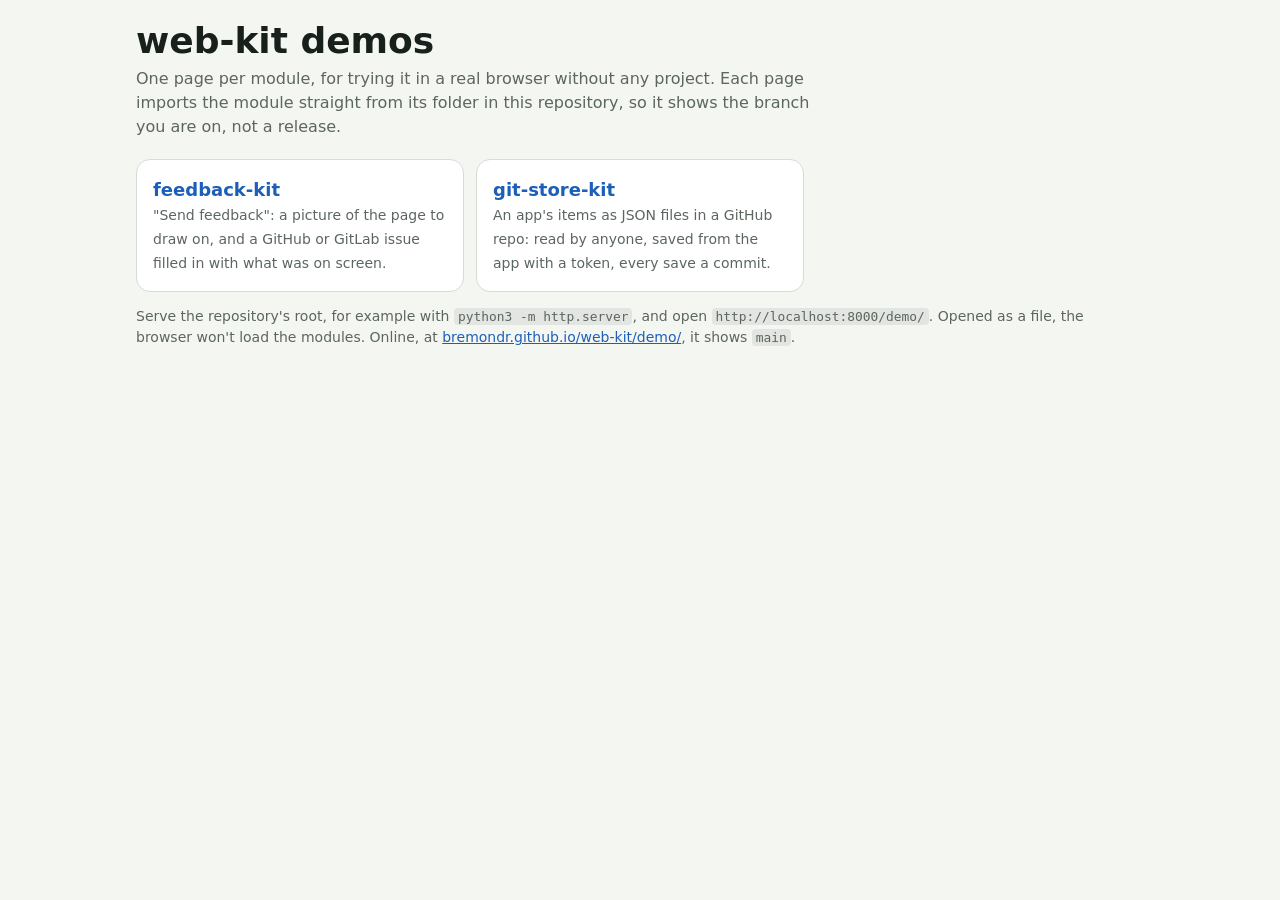
<file: index.html>
<!doctype html>
<html lang="en">
<head>
<meta charset="utf-8">
<meta name="viewport" content="width=device-width, initial-scale=1">
<title>web-kit</title>
<!-- GitHub Pages serves the repository's root; the site is the demo. -->
<meta http-equiv="refresh" content="0; url=demo/">
<link rel="canonical" href="demo/">
</head>
<body>
<p><a href="demo/">web-kit demos</a></p>
</body>
</html>
</file>
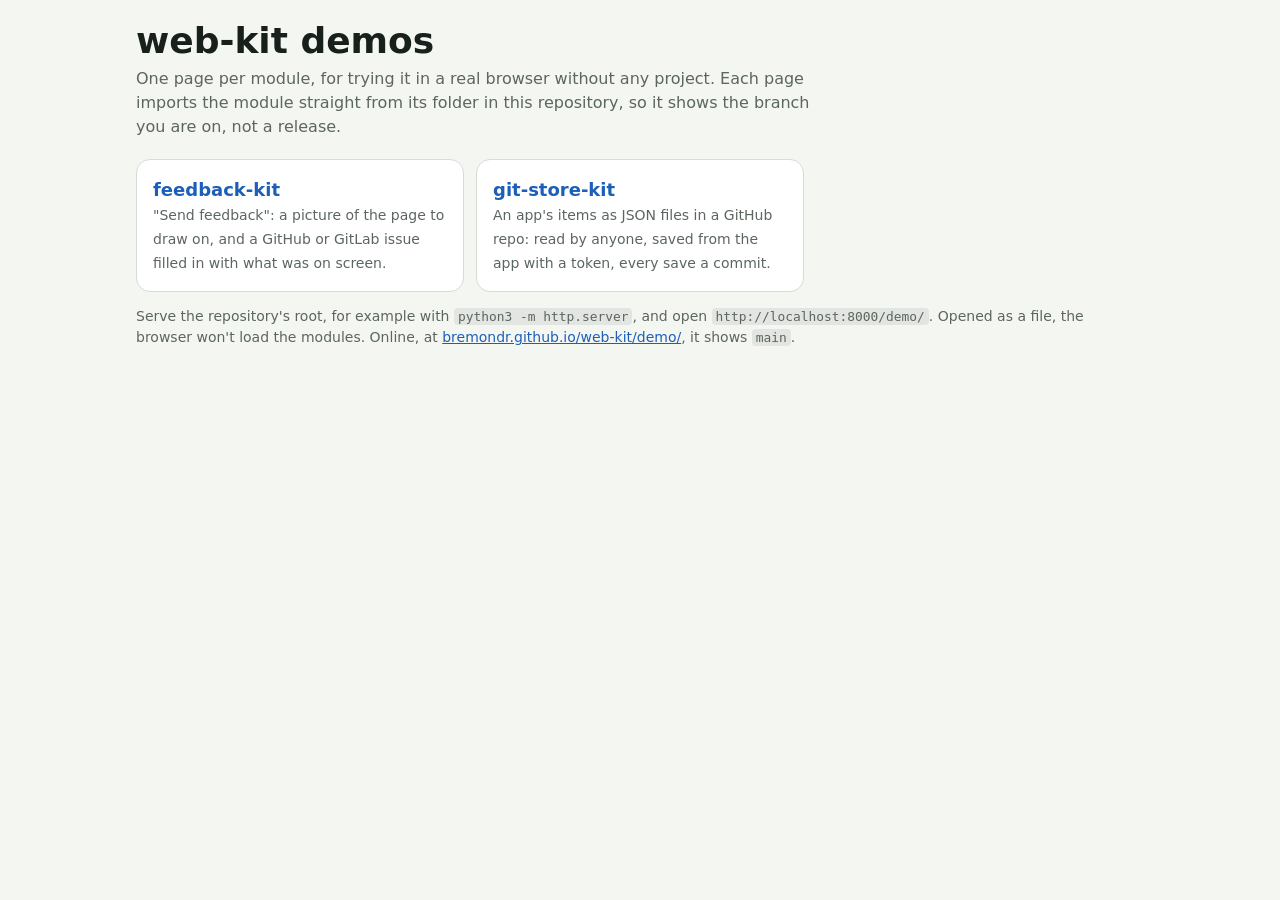
<file: demo/index.html>
<!doctype html>
<html lang="en">
<head>
<meta charset="utf-8">
<meta name="viewport" content="width=device-width, initial-scale=1, viewport-fit=cover">
<title>web-kit demos</title>
<link rel="stylesheet" href="demo.css">
</head>
<body>
<main class="page">
  <h1>web-kit demos</h1>
  <p class="lead">One page per module, for trying it in a real browser without any project. Each page imports the
    module straight from its folder in this repository, so it shows the branch you are on, not a release.</p>
  <ul class="modules">
    <li><a class="card" href="feedback-kit.html">
      <strong>feedback-kit</strong>
      <span class="muted small">"Send feedback": a picture of the page to draw on, and a GitHub or GitLab issue filled in with what was on screen.</span>
    </a></li>
    <li><a class="card" href="git-store-kit.html">
      <strong>git-store-kit</strong>
      <span class="muted small">An app's items as JSON files in a GitHub repo: read by anyone, saved from the app with a token, every save a commit.</span>
    </a></li>
  </ul>
  <p class="muted small">Serve the repository's root, for example with <code>python3 -m http.server</code>, and open
    <code>http://localhost:8000/demo/</code>. Opened as a file, the browser won't load the modules.
    Online, at <a href="https://bremondr.github.io/web-kit/demo/">bremondr.github.io/web-kit/demo/</a>, it shows <code>main</code>.</p>
</main>
</body>
</html>
</file>
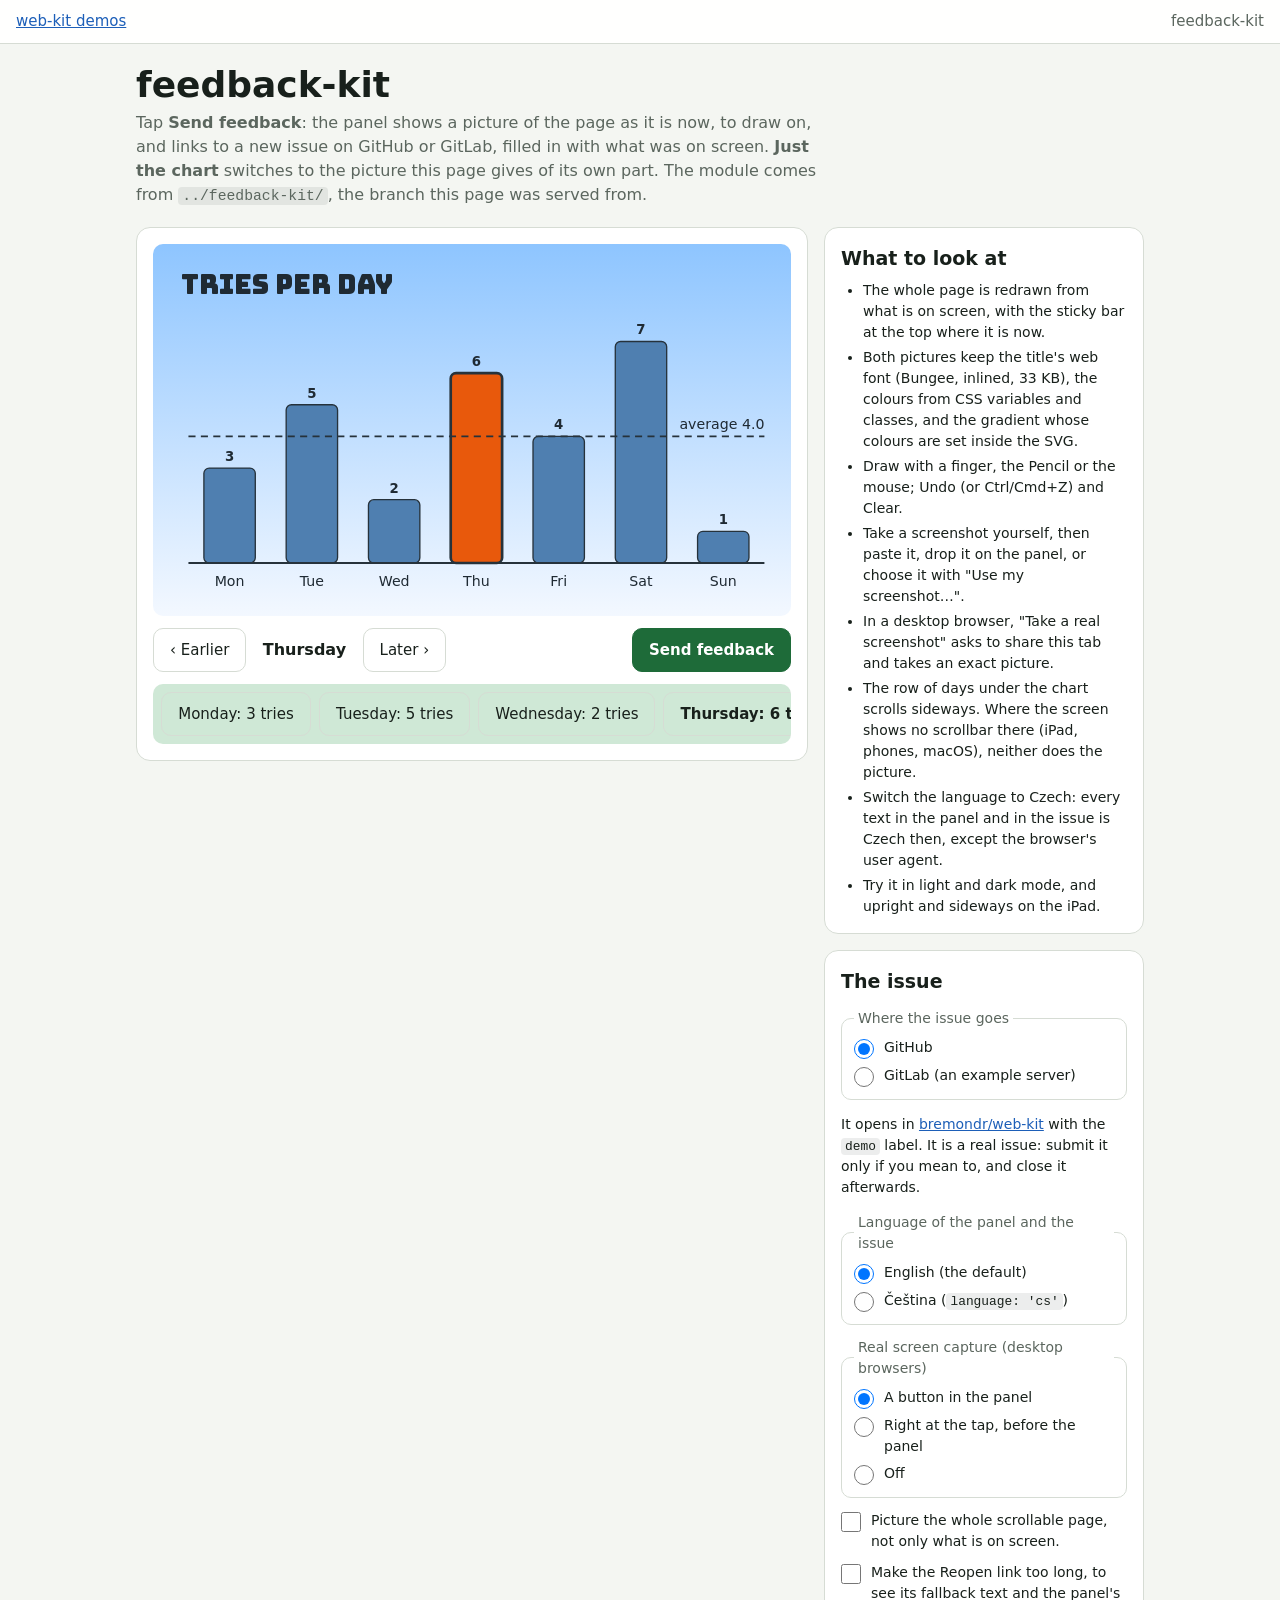
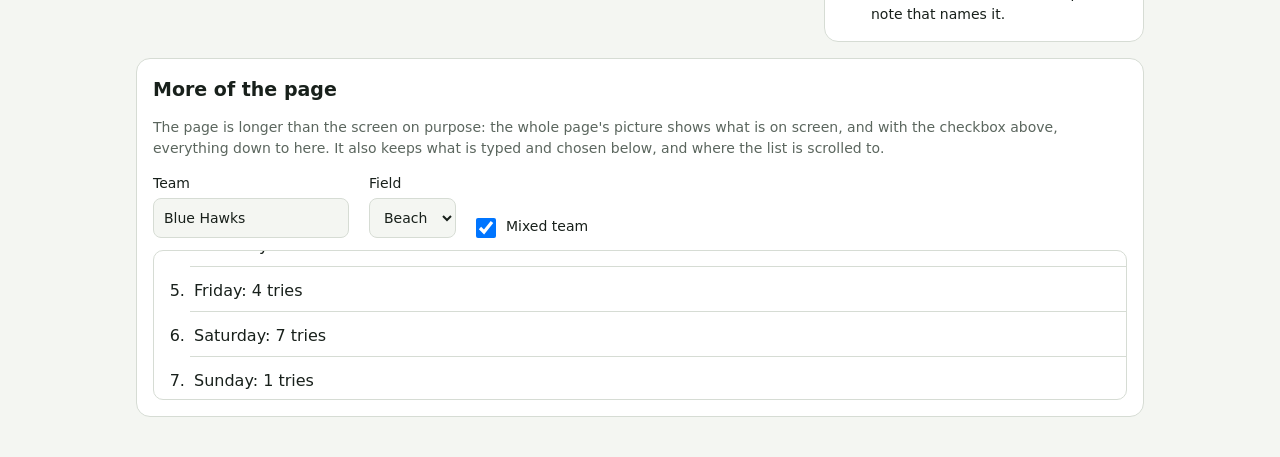
<file: demo/feedback-kit.html>
<!doctype html>
<html lang="en">
<head>
<meta charset="utf-8">
<meta name="viewport" content="width=device-width, initial-scale=1, viewport-fit=cover">
<title>feedback-kit demo</title>
<link rel="stylesheet" href="demo.css">
<link rel="stylesheet" href="fonts/bungee.css">
<link rel="stylesheet" href="../feedback-kit/feedback-kit.css">
<style>
  /* The chart's colours are CSS variables, and its parts are styled through classes: svgPicture has to keep both. */
  :root{
    --demo-display:'Bungee',system-ui,sans-serif;
    --demo-sky-top:#8ec5ff; --demo-sky-bottom:#f3f8ff;
    --demo-chart-ink:#1f2a33; --demo-chart-bar:#4f7fb0; --demo-chart-pick:#e8590c; --demo-chart-line:#26323b;
    /* the panel, themed with its --fk-* properties */
    --fk-surface:var(--demo-surface); --fk-ink:var(--demo-ink); --fk-muted:var(--demo-muted); --fk-rule:var(--demo-rule);
    --fk-accent:var(--demo-accent); --fk-on-accent:var(--demo-on-accent); --fk-stage:var(--demo-bg);
    --fk-font:var(--demo-font); --fk-display:var(--demo-display);
  }
  @media (prefers-color-scheme: dark){
    :root{
      --demo-sky-top:#0b1f3a; --demo-sky-bottom:#24476e;
      --demo-chart-ink:#eef3f8; --demo-chart-bar:#7aa7d6; --demo-chart-pick:#ffb347; --demo-chart-line:#d7e2ec;
    }
  }
  .chart{display:block;width:100%;height:auto;aspect-ratio:720/420;border-radius:10px}
  .chart .chart-title{font-family:var(--demo-display);font-size:30px;fill:var(--demo-chart-ink)}
  .chart .axis{font-family:var(--demo-font);font-size:16px;fill:var(--demo-chart-ink)}
  .chart .value{font-family:var(--demo-font);font-size:15px;font-weight:700;fill:var(--demo-chart-ink);text-anchor:middle}
  .chart .day{text-anchor:middle}
  .chart .bar{fill:var(--demo-chart-bar);stroke:var(--demo-chart-line);stroke-width:1.5px}
  .chart .bar.is-picked{fill:var(--demo-chart-pick);stroke-width:3px}
  .chart .avg{stroke:var(--demo-chart-line);stroke-width:2px;stroke-dasharray:8 6;fill:none}
  .chart .ground{stroke:var(--demo-chart-line);stroke-width:2px}
  .controls{display:flex;flex-wrap:wrap;align-items:center;gap:8px;margin-top:12px}
  .controls .picked{min-width:9ch;text-align:center;font-weight:600}
  .controls .primary{margin-left:auto}
  @media (max-width:520px){ .controls .primary{margin-left:0;flex-basis:100%} }
  /* a row that scrolls sideways, as tool rails do in apps. Its scrollbar takes no space on screen with overlay
     scrollbars (iPad, phones, macOS) and in headless browsers, so the whole page's picture shows none either */
  :root{--demo-row:#cfe8d6}
  @media (prefers-color-scheme: dark){ :root{--demo-row:#123d24} }
  .days{display:flex;gap:8px;overflow-x:auto;margin-top:12px;padding:8px;border-radius:10px;background:var(--demo-row)}
  .days .btn{flex:none;min-width:150px}
  .days .btn[aria-pressed="true"]{font-weight:700}
  .option+.option{margin-top:10px}
  .modes{border:1px solid var(--demo-rule);border-radius:10px;margin:12px 0;padding:8px 12px 12px}
  .modes legend{padding:0 4px;color:var(--demo-muted)}
  .modes .option+.option{margin-top:6px}
  .page{min-height:170vh}
  .more{margin-top:16px}
  .more-grid{display:flex;flex-wrap:wrap;gap:12px 20px;align-items:end;margin:12px 0}
  .field{display:grid;gap:4px}
  .field input,.field select{font:inherit;min-height:40px;padding:6px 10px;border-radius:8px;border:1px solid var(--demo-rule);background:var(--demo-bg);color:inherit}
  .tries{height:150px;overflow:auto;margin:0;padding:0 0 0 36px;border:1px solid var(--demo-rule);border-radius:10px}
  .tries li{padding:8px 4px;border-bottom:1px solid var(--demo-rule)}
  .option{display:flex;gap:10px;align-items:flex-start;cursor:pointer}
  .option input{width:20px;height:20px;margin:2px 0 0;flex:none}
  .topbar{position:sticky;top:0;z-index:2;display:flex;gap:12px;align-items:center;justify-content:space-between;
    padding:10px max(16px,env(safe-area-inset-right,0px)) 10px max(16px,env(safe-area-inset-left,0px));
    background:color-mix(in srgb,var(--demo-surface) 92%,transparent);border-bottom:1px solid var(--demo-rule);font-size:15px}
  .layout{display:grid;gap:16px;grid-template-columns:minmax(0,1fr)}
  @media (min-width:1000px){ .layout{grid-template-columns:minmax(0,1fr) 320px;align-items:start} }
</style>
</head>
<body>
<nav class="topbar" aria-label="Demos"><a href="./">web-kit demos</a><span class="muted">feedback-kit</span></nav>
<main class="page">
  <h1>feedback-kit</h1>
  <p class="lead">Tap <strong>Send feedback</strong>: the panel shows a picture of the page as it is now, to draw on,
    and links to a new issue on GitHub or GitLab, filled in with what was on screen. <strong>Just the chart</strong> switches to the
    picture this page gives of its own part. The module comes from <code>../feedback-kit/</code>, the branch this page
    was served from.</p>

  <div class="layout">
    <section class="card" aria-label="Chart">
      <svg class="chart" id="chart" viewBox="0 0 720 420" role="img" aria-labelledby="chart-title">
        <style>
          /* inside the SVG, so it travels with the picture; its var() values need svgPicture's `vars` option */
          .sky-top{stop-color:var(--demo-sky-top)}
          .sky-bottom{stop-color:var(--demo-sky-bottom)}
        </style>
        <defs>
          <linearGradient id="sky" x1="0" y1="0" x2="0" y2="1">
            <stop offset="0" class="sky-top"/>
            <stop offset="1" class="sky-bottom"/>
          </linearGradient>
        </defs>
        <rect class="sky" width="720" height="420" fill="url(#sky)"/>
        <text class="chart-title" id="chart-title" x="32" y="56">Tries per day</text>
        <g id="bars"></g>
        <line class="ground" x1="40" x2="690" y1="360" y2="360"/>
      </svg>
      <div class="controls">
        <button class="btn" type="button" id="earlier" aria-label="Earlier day">‹ Earlier</button>
        <span class="picked" id="picked" aria-live="polite"></span>
        <button class="btn" type="button" id="later" aria-label="Later day">Later ›</button>
        <button class="btn primary" type="button" id="feedback">Send feedback</button>
      </div>
      <div class="days" id="days" role="group" aria-label="Days (scrolls sideways)"></div>
    </section>

    <aside class="stack">
      <section class="card">
        <h2>What to look at</h2>
        <ul class="small">
          <li>The whole page is redrawn from what is on screen, with the sticky bar at the top where it is now.</li>
          <li>Both pictures keep the title's web font (<span id="font-status">loading…</span>), the colours from CSS
            variables and classes, and the gradient whose colours are set inside the SVG.</li>
          <li>Draw with a finger, the Pencil or the mouse; Undo (or Ctrl/Cmd+Z) and Clear.</li>
          <li>Take a screenshot yourself, then paste it, drop it on the panel, or choose it with "Use my screenshot…".</li>
          <li>In a desktop browser, "Take a real screenshot" asks to share this tab and takes an exact picture.</li>
          <li>The row of days under the chart scrolls sideways. Where the screen shows no scrollbar there (iPad,
            phones, macOS), neither does the picture.</li>
          <li>Switch the language to Czech: every text in the panel and in the issue is Czech then, except the browser's
            user agent.</li>
          <li>Try it in light and dark mode, and upright and sideways on the iPad.</li>
        </ul>
      </section>
      <section class="card">
        <h2>The issue</h2>
        <fieldset class="modes small">
          <legend>Where the issue goes</legend>
          <label class="option"><input type="radio" name="provider" value="github" checked><span>GitHub</span></label>
          <label class="option"><input type="radio" name="provider" value="gitlab"><span>GitLab (an example server)</span></label>
        </fieldset>
        <p class="small" id="where-github">It opens in <a href="https://github.com/bremondr/web-kit/issues">bremondr/web-kit</a> with the
          <code>demo</code> label. It is a real issue: submit it only if you mean to, and close it afterwards.</p>
        <p class="small" id="where-gitlab" hidden>It opens on <code>https://gitlab.example.com/gitlab</code>, in the project
          <code>demo-group/feedback/demo-app</code>, with the <code>demo</code> label as a <code>/label</code> line. That
          server doesn't exist, so nothing is sent anywhere: the link only shows the address the kit makes for a
          self-hosted GitLab with nested groups.</p>
        <fieldset class="modes small">
          <legend>Language of the panel and the issue</legend>
          <label class="option"><input type="radio" name="language" value="en" checked><span>English (the default)</span></label>
          <label class="option"><input type="radio" name="language" value="cs" lang="cs"><span lang="cs">Čeština (<code>language: 'cs'</code>)</span></label>
        </fieldset>
        <fieldset class="modes small">
          <legend>Real screen capture (desktop browsers)</legend>
          <label class="option"><input type="radio" name="capture" value="button" checked><span>A button in the panel</span></label>
          <label class="option"><input type="radio" name="capture" value="tap"><span>Right at the tap, before the panel</span></label>
          <label class="option"><input type="radio" name="capture" value="off"><span>Off</span></label>
        </fieldset>
        <label class="option small"><input type="checkbox" id="full-page">
          <span>Picture the whole scrollable page, not only what is on screen.</span></label>
        <label class="option small"><input type="checkbox" id="long-link">
          <span>Make the Reopen link too long, to see its fallback text and the panel's note that names it.</span></label>
      </section>
    </aside>
  </div>

  <section class="card more" aria-label="More of the page">
    <h2>More of the page</h2>
    <p class="small muted">The page is longer than the screen on purpose: the whole page's picture shows what is on
      screen, and with the checkbox above, everything down to here. It also keeps what is typed and chosen below, and
      where the list is scrolled to.</p>
    <div class="more-grid">
      <label class="field small">Team<input id="team" value="Blue Hawks"></label>
      <label class="field small">Field<select id="field"><option>Grass</option><option selected>Beach</option><option>Indoor</option></select></label>
      <label class="option small"><input type="checkbox" id="mixed" checked><span>Mixed team</span></label>
    </div>
    <ol class="tries" id="tries" aria-label="Recent tries"></ol>
  </section>
</main>
<script type="module" src="feedback-kit.js"></script>
</body>
</html>
</file>
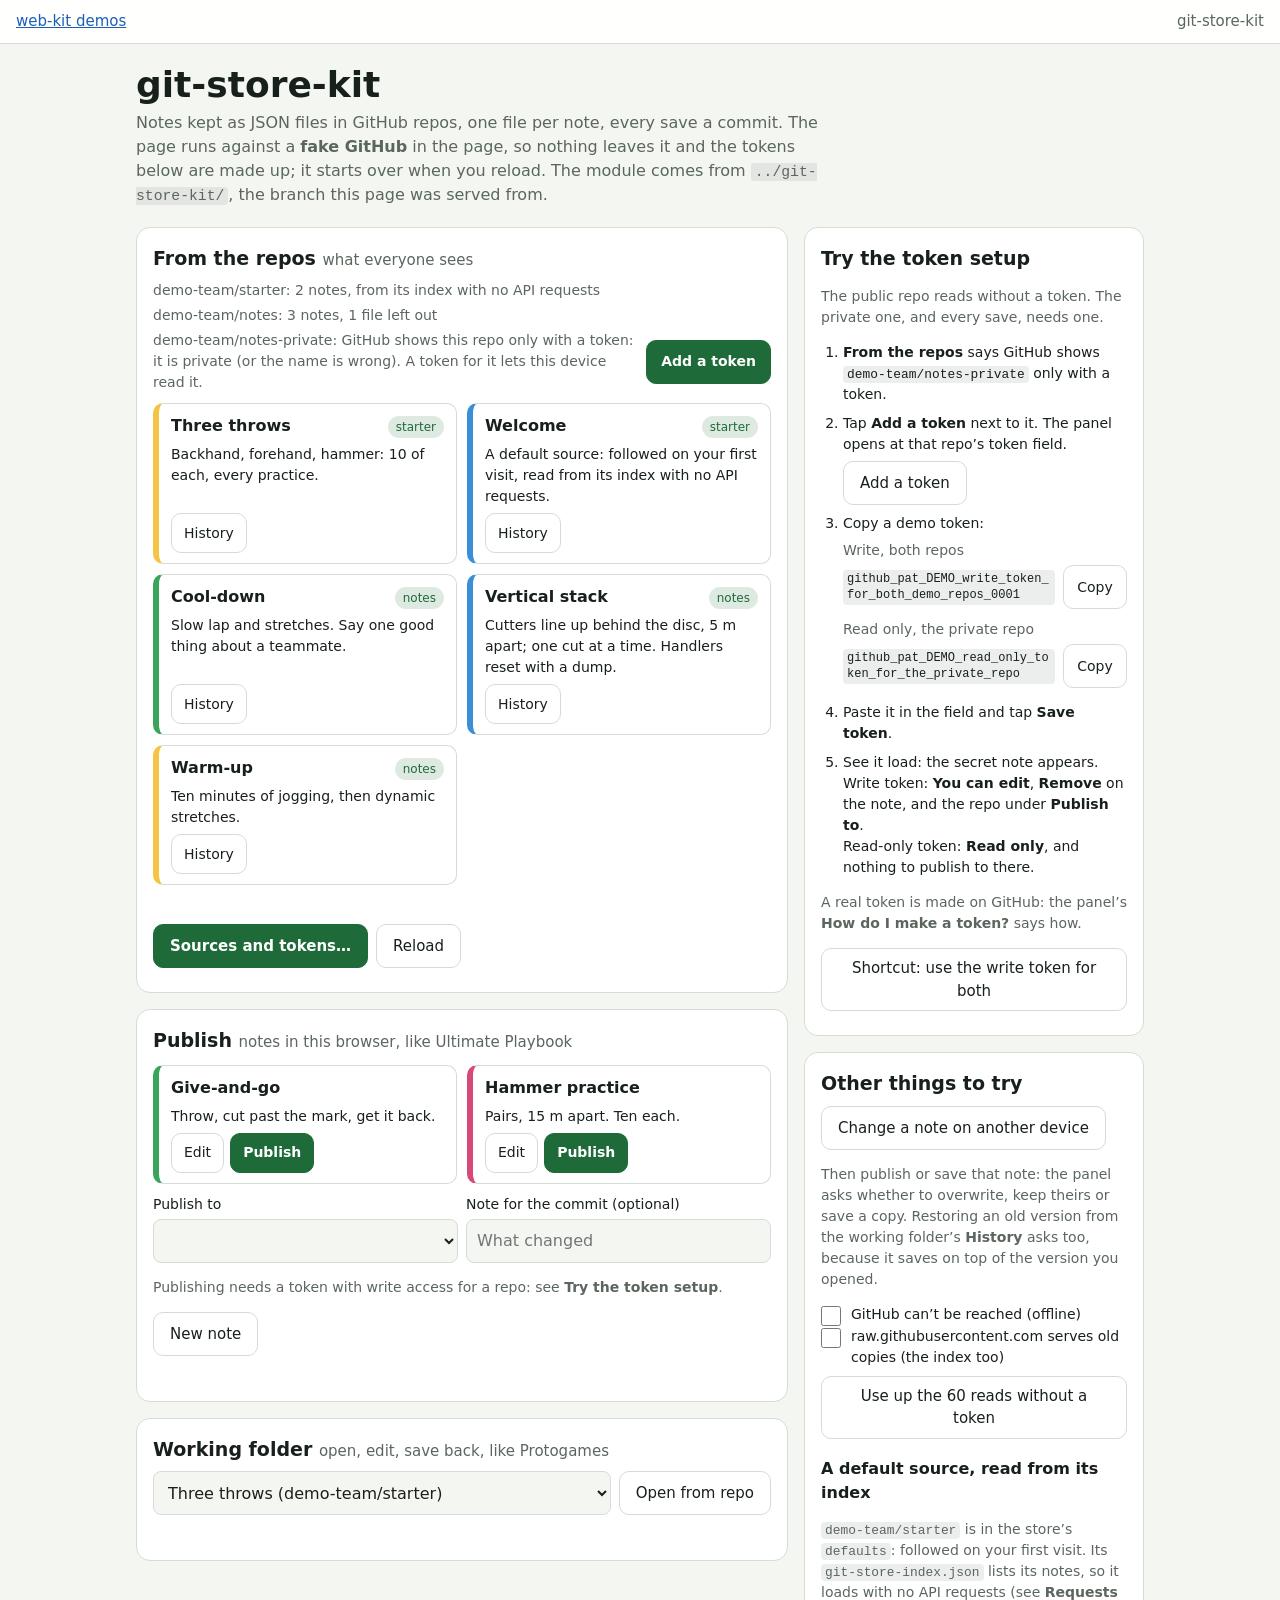
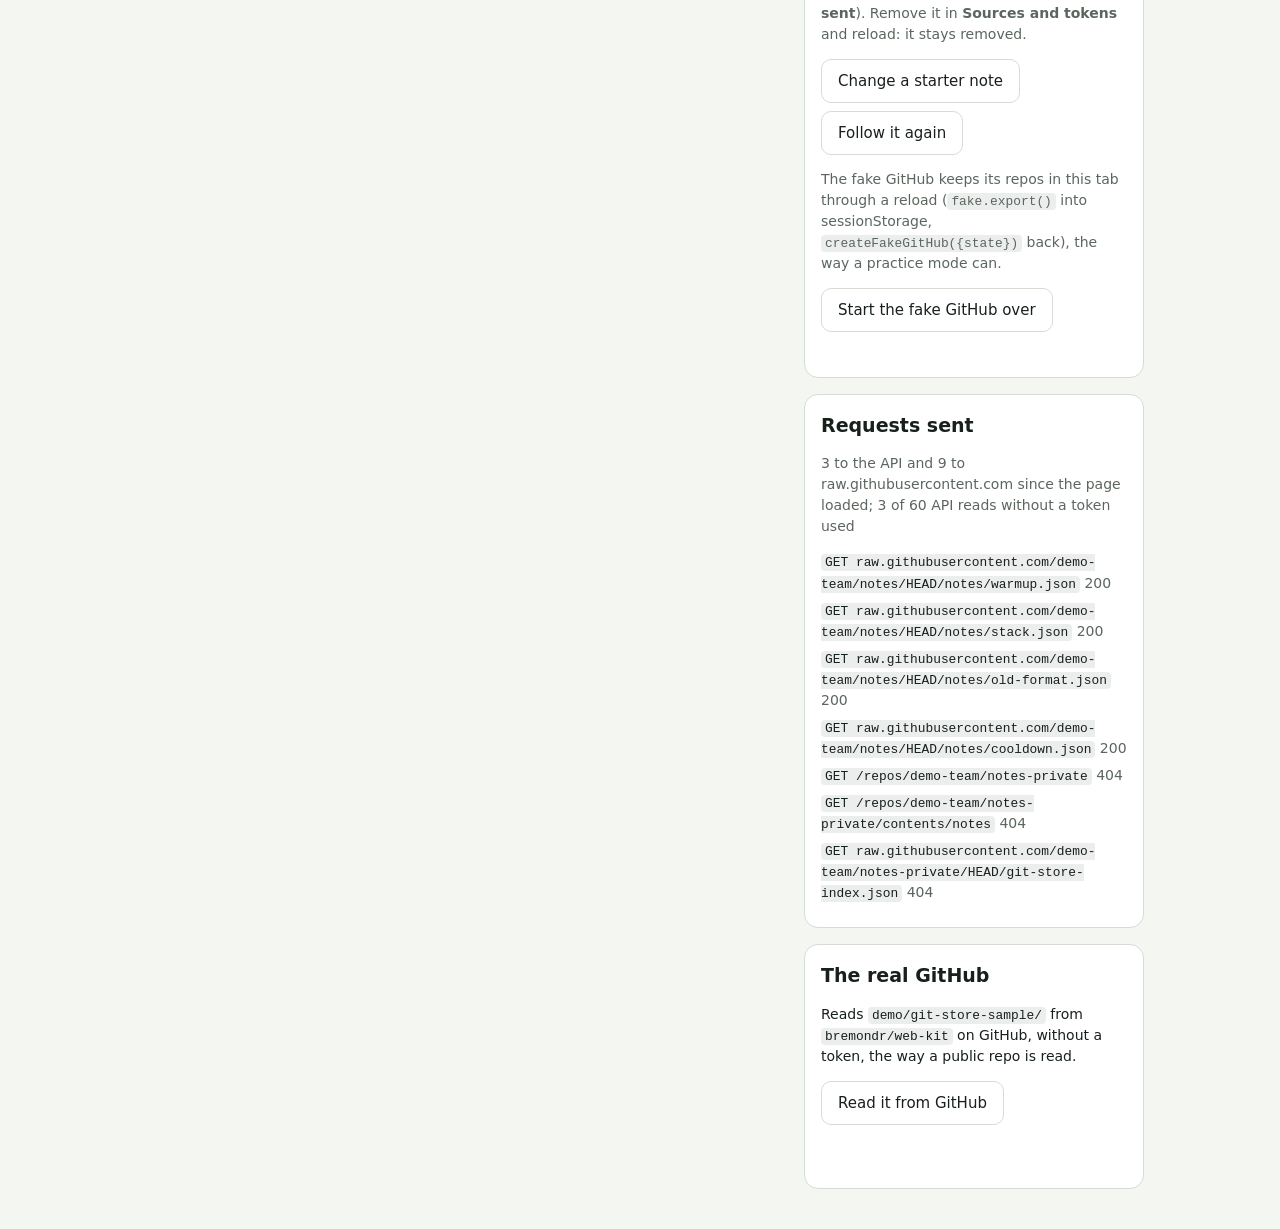
<file: demo/git-store-kit.html>
<!doctype html>
<html lang="en">
<head>
<meta charset="utf-8">
<meta name="viewport" content="width=device-width, initial-scale=1, viewport-fit=cover">
<title>git-store-kit demo</title>
<link rel="stylesheet" href="demo.css">
<link rel="stylesheet" href="../git-store-kit/git-store-kit.css">
<style>
  :root{
    /* the panel, themed with its --gs-* properties */
    --gs-surface:var(--demo-surface); --gs-ink:var(--demo-ink); --gs-muted:var(--demo-muted); --gs-rule:var(--demo-rule);
    --gs-accent:var(--demo-accent); --gs-on-accent:var(--demo-on-accent); --gs-font:var(--demo-font);
    --note-sun:#f6c445; --note-sea:#3b8fd9; --note-leaf:#3aa35c; --note-rose:#d9487a;
  }
  .topbar{position:sticky;top:0;z-index:2;display:flex;gap:12px;align-items:center;justify-content:space-between;
    padding:10px max(16px,env(safe-area-inset-right,0px)) 10px max(16px,env(safe-area-inset-left,0px));
    background:color-mix(in srgb,var(--demo-surface) 92%,transparent);border-bottom:1px solid var(--demo-rule);font-size:15px}
  .layout{display:grid;gap:16px;grid-template-columns:minmax(0,1fr)}
  @media (min-width:1000px){ .layout{grid-template-columns:minmax(0,1fr) 340px;align-items:start} }
  .notes{list-style:none;padding:0;display:grid;gap:10px;grid-template-columns:repeat(auto-fill,minmax(220px,1fr));margin:10px 0}
  .notes li+li{margin-top:0}
  .note{border:1px solid var(--demo-rule);border-left:6px solid var(--c);border-radius:10px;padding:10px 12px;display:flex;flex-direction:column;gap:6px}
  .note p{margin:0}
  .note-sun{--c:var(--note-sun)} .note-sea{--c:var(--note-sea)} .note-leaf{--c:var(--note-leaf)} .note-rose{--c:var(--note-rose)}
  .note-head{display:flex;gap:8px;align-items:baseline;justify-content:space-between}
  .tag{font-size:12px;padding:2px 8px;border-radius:999px;background:color-mix(in srgb,var(--demo-accent) 15%,transparent);color:var(--demo-accent);white-space:nowrap}
  .note-actions{display:flex;flex-wrap:wrap;gap:6px;margin-top:auto}
  .note-actions .btn{min-height:40px;padding:6px 12px;font-size:14px}
  .row{display:flex;flex-wrap:wrap;gap:8px;align-items:center;margin:8px 0}
  .field{display:grid;gap:4px;font-size:14px;min-width:0}
  .field select{width:100%}
  .layout>*{min-width:0}
  .layout .stack{grid-template-columns:minmax(0,1fr)}
  select{max-width:100%}
  .field input,.field select,.field textarea,.row select,.row input[type=text]{font:inherit;font-size:16px;min-height:44px;padding:6px 10px;border-radius:8px;border:1px solid var(--demo-rule);background:var(--demo-bg);color:inherit;min-width:0}
  .field textarea{min-height:90px;resize:vertical}
  .grow{flex:1 1 12em}
  .msg{min-height:1.5em;margin:6px 0 0}
  .msg.warn{color:#b4500f}
  @media (prefers-color-scheme: dark){ .msg.warn{color:#ffb071} }
  .status{font-size:14px;color:var(--demo-muted);margin:0 0 4px;list-style:none;padding:0}
  .status li{display:flex;flex-wrap:wrap;align-items:center;gap:6px 10px}
  .status li span{flex:1 1 16em;min-width:0}
  .status .need{min-height:44px;padding:6px 14px;font-size:14px}
  .option{display:flex;gap:10px;align-items:flex-start;cursor:pointer;font-size:14px}
  .option input{width:20px;height:20px;margin:2px 0 0;flex:none}
  .log{list-style:none;padding:0;margin:8px 0 0;max-height:360px;overflow:auto;display:grid;gap:6px}
  .log li+li{margin-top:0}
  .steps{padding-left:22px;display:grid;gap:8px}
  .steps li+li{margin-top:0}
  .steps .row{margin:6px 0 0}
  .steps .msg{min-height:0;margin:0}
  .steps .msg:empty{display:none}
  .token-pick{display:grid;gap:4px;margin-top:6px}
  .token-line{display:flex;gap:8px;align-items:center;margin-bottom:6px}
  .token-line code{flex:1;min-width:0;font-size:12px;user-select:all;-webkit-user-select:all}
  .token-line .btn{flex:none;min-width:64px;padding:8px 12px;font-size:14px}
  section h2 .muted{font-weight:400;font-size:15px}
  .card h3{font-size:16px;margin:18px 0 4px}
</style>
</head>
<body>
<nav class="topbar" aria-label="Demos"><a href="./">web-kit demos</a><span class="muted">git-store-kit</span></nav>
<main class="page">
  <h1>git-store-kit</h1>
  <p class="lead">Notes kept as JSON files in GitHub repos, one file per note, every save a commit. The page runs
    against a <strong>fake GitHub</strong> in the page, so nothing leaves it and the tokens below are made up; it
    starts over when you reload. The module comes from <code>../git-store-kit/</code>, the branch this page was served from.</p>

  <div class="layout">
    <div class="stack">
      <section class="card" aria-labelledby="shared-h">
        <h2 id="shared-h">From the repos <span class="muted">what everyone sees</span></h2>
        <ul class="status" id="status"></ul>
        <ul class="notes" id="shared"></ul>
        <p class="msg small" id="shared-msg" role="status"></p>
        <div class="row">
          <button class="btn primary" type="button" id="open-panel">Sources and tokens…</button>
          <button class="btn" type="button" id="reload">Reload</button>
        </div>
      </section>

      <section class="card" aria-labelledby="mine-h">
        <h2 id="mine-h">Publish <span class="muted">notes in this browser, like Ultimate Playbook</span></h2>
        <ul class="notes" id="mine"></ul>
        <div class="row">
          <label class="field grow">Publish to<select id="publish-to"></select></label>
          <label class="field grow">Note for the commit (optional)<input id="publish-note" type="text" placeholder="What changed"></label>
        </div>
        <p class="small muted" id="publish-hint">Publishing needs a token with write access for a repo: see <strong>Try the token setup</strong>.</p>
        <div class="row"><button class="btn" type="button" id="mine-add">New note</button></div>
        <p class="msg small" id="mine-msg" role="status"></p>
      </section>

      <section class="card" aria-labelledby="folder-h">
        <h2 id="folder-h">Working folder <span class="muted">open, edit, save back, like Protogames</span></h2>
        <div class="row">
          <select id="folder-pick" class="grow" aria-label="Note to open"></select>
          <button class="btn" type="button" id="folder-open">Open from repo</button>
        </div>
        <div id="folder-form" hidden>
          <p class="small muted" id="folder-where"></p>
          <div class="row">
            <label class="field grow">Title<input id="folder-title" type="text"></label>
            <label class="field">Colour<select id="folder-color"><option value="sun">Sun</option><option value="sea">Sea</option><option value="leaf">Leaf</option><option value="rose">Rose</option></select></label>
          </div>
          <label class="field">Text<textarea id="folder-text"></textarea></label>
          <div class="row">
            <label class="field grow">Note for the commit (optional)<input id="folder-note" type="text" placeholder="What changed"></label>
          </div>
          <div class="row">
            <button class="btn primary" type="button" id="folder-save">Save to repo</button>
            <button class="btn" type="button" id="folder-history">History</button>
          </div>
        </div>
        <p class="msg small" id="folder-msg" role="status"></p>
      </section>

      <section class="card" id="old-card" hidden aria-labelledby="old-h">
        <h2 id="old-h">An older version</h2>
        <div id="old"></div>
        <button class="btn" type="button" id="old-close">Close</button>
      </section>
    </div>

    <aside class="stack">
      <section class="card tokens" aria-labelledby="token-h">
        <h2 id="token-h">Try the token setup</h2>
        <p class="small muted">The public repo reads without a token. The private one, and every save, needs one.</p>
        <ol class="steps small">
          <li><strong>From the repos</strong> says GitHub shows <code>demo-team/notes-private</code> only with a token.</li>
          <li>Tap <strong>Add a token</strong> next to it. The panel opens at that repo’s token field.
            <div class="row"><button class="btn" type="button" id="walk-add">Add a token</button></div></li>
          <li>Copy a demo token:
            <div class="token-pick">
              <span class="muted">Write, both repos</span>
              <div class="token-line"><code id="write-token"></code><button class="btn copy" type="button" data-copy="write-token">Copy</button></div>
              <span class="muted">Read only, the private repo</span>
              <div class="token-line"><code id="read-token"></code><button class="btn copy" type="button" data-copy="read-token">Copy</button></div>
            </div>
            <p class="msg" id="copy-msg" role="status"></p></li>
          <li>Paste it in the field and tap <strong>Save token</strong>.</li>
          <li>See it load: the secret note appears.
            <br>Write token: <strong>You can edit</strong>, <strong>Remove</strong> on the note, and the repo under <strong>Publish to</strong>.
            <br>Read-only token: <strong>Read only</strong>, and nothing to publish to there.</li>
        </ol>
        <p class="small muted">A real token is made on GitHub: the panel’s <strong>How do I make a token?</strong> says how.</p>
        <div class="row"><button class="btn" type="button" id="use-write">Shortcut: use the write token for both</button></div>
      </section>

      <section class="card" aria-labelledby="try-h">
        <h2 id="try-h">Other things to try</h2>
        <div class="row"><button class="btn" type="button" id="elsewhere">Change a note on another device</button></div>
        <p class="small muted">Then publish or save that note: the panel asks whether to overwrite, keep theirs or save a copy. Restoring an old version from the working folder’s <strong>History</strong> asks too, because it saves on top of the version you opened.</p>
        <label class="option"><input type="checkbox" id="offline"><span>GitHub can’t be reached (offline)</span></label>
        <label class="option"><input type="checkbox" id="stale"><span>raw.githubusercontent.com serves old copies (the index too)</span></label>
        <div class="row"><button class="btn" type="button" id="limit">Use up the 60 reads without a token</button></div>
        <h3>A default source, read from its index</h3>
        <p class="small muted"><code>demo-team/starter</code> is in the store’s <code>defaults</code>: followed on your first visit. Its
          <code>git-store-index.json</code> lists its notes, so it loads with no API requests (see <strong>Requests sent</strong>).
          Remove it in <strong>Sources and tokens</strong> and reload: it stays removed.</p>
        <div class="row">
          <button class="btn" type="button" id="starter-edit">Change a starter note</button>
          <button class="btn" type="button" id="starter-follow">Follow it again</button>
        </div>
        <p class="small muted">The fake GitHub keeps its repos in this tab through a reload (<code>fake.export()</code> into sessionStorage, <code>createFakeGitHub({state})</code> back), the way a practice mode can.</p>
        <div class="row"><button class="btn" type="button" id="fake-reset">Start the fake GitHub over</button></div>
        <p class="msg small" id="try-msg" role="status"></p>
      </section>

      <section class="card" aria-labelledby="log-h">
        <h2 id="log-h">Requests sent</h2>
        <p class="small muted" id="log-count"></p>
        <ol class="log" id="log"></ol>
      </section>

      <section class="card" aria-labelledby="real-h">
        <h2 id="real-h">The real GitHub</h2>
        <p class="small">Reads <code>demo/git-store-sample/</code> from <code>bremondr/web-kit</code> on GitHub,
          without a token, the way a public repo is read.</p>
        <button class="btn" type="button" id="real-load">Read it from GitHub</button>
        <p class="msg small" id="real-msg" role="status"></p>
        <ul class="notes" id="real"></ul>
      </section>
    </aside>
  </div>
</main>
<script type="module" src="git-store-kit.js"></script>
</body>
</html>
</file>
<file: demo/demo.css>
/* The demo pages' own look: plain, light and dark. Nothing here is part of a module. */
:root{
  color-scheme:light dark;
  --demo-bg:#f4f6f2; --demo-surface:#ffffff; --demo-ink:#18201b; --demo-muted:#5b665e; --demo-rule:#d6dcd4;
  --demo-accent:#1e6b39; --demo-on-accent:#ffffff; --demo-link:#1d5fb8;
  --demo-font:system-ui,-apple-system,"Segoe UI",Roboto,sans-serif;
}
@media (prefers-color-scheme: dark){
  :root{
    --demo-bg:#111512; --demo-surface:#1a201c; --demo-ink:#e7ece6; --demo-muted:#9aa69d; --demo-rule:#323b35;
    --demo-accent:#4cc27a; --demo-on-accent:#0b130e; --demo-link:#7fb2ff;
  }
}
*{box-sizing:border-box}
html{-webkit-text-size-adjust:100%}
body{margin:0;background:var(--demo-bg);color:var(--demo-ink);font:16px/1.5 var(--demo-font)}
a{color:var(--demo-link)}
.page{max-width:1040px;margin:0 auto;padding:max(20px,env(safe-area-inset-top,0px)) max(16px,env(safe-area-inset-right,0px)) 40px max(16px,env(safe-area-inset-left,0px))}
.crumb{margin:0 0 4px;font-size:14px}
h1{margin:0 0 6px;font-size:clamp(26px,5vw,36px);line-height:1.15}
h2{margin:0 0 8px;font-size:19px}
.lead{margin:0 0 20px;color:var(--demo-muted);max-width:68ch}
.card{background:var(--demo-surface);border:1px solid var(--demo-rule);border-radius:14px;padding:16px}
.stack{display:grid;gap:16px}
.muted{color:var(--demo-muted)}
.small{font-size:14px}
code{font:0.92em/1.4 ui-monospace,SFMono-Regular,Menlo,Consolas,monospace;background:color-mix(in srgb,var(--demo-ink) 8%,transparent);padding:1px 4px;border-radius:4px;overflow-wrap:anywhere}
ul,ol{margin:0;padding-left:22px}
li+li{margin-top:4px}

.btn{display:inline-flex;align-items:center;justify-content:center;gap:6px;min-height:44px;padding:8px 16px;border-radius:10px;
  border:1px solid var(--demo-rule);background:transparent;color:inherit;font:inherit;font-size:15px;cursor:pointer;text-decoration:none}
.btn:hover{background:color-mix(in srgb,currentColor 7%,transparent)}
.btn.primary{background:var(--demo-accent);border-color:var(--demo-accent);color:var(--demo-on-accent);font-weight:600}
.btn.primary:hover{filter:brightness(1.07)}
.btn:focus-visible{outline:3px solid var(--demo-link);outline-offset:2px}

.modules{list-style:none;padding:0;display:grid;gap:12px;grid-template-columns:repeat(auto-fill,minmax(280px,1fr))}
.modules li{margin:0}
.modules a{display:block;height:100%;text-decoration:none;color:inherit}
.modules a:hover{border-color:var(--demo-accent)}
.modules strong{display:block;font-size:18px;color:var(--demo-link)}
</file>
<file: demo/fonts/bungee.css>
/* Bungee (SIL Open Font License 1.1, see OFL.txt), served from this folder so the demo works offline. The files are
   Google Fonts' `latin` and `latin-ext` subsets of Bungee 2.000, with Google's unicode-range for each: latin-ext has
   the Czech, Slovak and Polish letters (ě š č ř ž ů ť ď ň …). embedFonts keeps both rules by default (feedback-kit 2.2.0). */
@font-face {
  font-family: 'Bungee';
  font-style: normal;
  font-weight: 400;
  font-display: swap;
  src: url(bungee-latin-ext.woff2) format('woff2');
  unicode-range: U+0100-02BA, U+02BD-02C5, U+02C7-02CC, U+02CE-02D7, U+02DD-02FF, U+0304, U+0308, U+0329, U+1D00-1DBF, U+1E00-1E9F, U+1EF2-1EFF, U+2020, U+20A0-20AB, U+20AD-20C4, U+2113, U+2C60-2C7F, U+A720-A7FF;
}
@font-face {
  font-family: 'Bungee';
  font-style: normal;
  font-weight: 400;
  font-display: swap;
  src: url(bungee-latin.woff2) format('woff2');
  unicode-range: U+0000-00FF, U+0131, U+0152-0153, U+02BB-02BC, U+02C6, U+02DA, U+02DC, U+0304, U+0308, U+0329, U+2000-206F, U+20AC, U+2122, U+2191, U+2193, U+2212, U+2215, U+FEFF, U+FFFD;
}
</file>
<file: feedback-kit/feedback-kit.css>
/* feedback-kit: the Send feedback panel (kit.js). Big, so there is room to draw: nearly the whole screen.
   Theme it with these custom properties, on :root or on .fk (the defaults are neutral):
     --fk-surface --fk-ink --fk-muted --fk-rule --fk-accent --fk-on-accent --fk-warn --fk-stage
     --fk-font (text) --fk-display (heading) --fk-z (stacking order) */
.fk{position:fixed;inset:0;z-index:var(--fk-z,1000);display:grid;place-items:center;background:rgba(10,15,12,.5);
  padding:max(12px,env(safe-area-inset-top,0px)) max(12px,env(safe-area-inset-right,0px)) max(12px,env(safe-area-inset-bottom,0px)) max(12px,env(safe-area-inset-left,0px));
  font-family:var(--fk-font,system-ui,-apple-system,"Segoe UI",sans-serif);color:var(--fk-ink,#18201b)}
.fk[hidden],.fk [hidden]{display:none !important}   /* the kit's own display rules mustn't beat hidden */
.fk-card{display:flex;flex-direction:column;width:min(1280px,100%);height:min(960px,100%);background:var(--fk-surface,#fff);
  border:1px solid var(--fk-rule,#d6dcd4);border-radius:16px;box-shadow:0 16px 48px rgba(0,0,0,.3);overflow:hidden}
.fk-head{display:flex;align-items:flex-start;gap:12px;padding:12px 12px 8px 18px}
.fk-head>div{flex:1;min-width:0}
.fk h2{font-family:var(--fk-display,inherit);font-weight:700;font-size:24px;line-height:1.1;margin:0;text-transform:uppercase}
.fk-sub{margin:2px 0 0;font-size:13px;color:var(--fk-muted,#5b665e);white-space:nowrap;overflow:hidden;text-overflow:ellipsis}
.fk-x{flex:none;width:44px;height:44px;border:0;border-radius:10px;background:transparent;color:inherit;font-size:28px;line-height:1;cursor:pointer}
.fk-x:hover{background:color-mix(in srgb,currentColor 10%,transparent)}

/* the picture beside the controls on a wide screen, above them on an upright one */
.fk-body{flex:1;min-height:0;display:grid;grid-template-columns:minmax(0,1fr) 280px;gap:14px;padding:0 14px 14px}
/* one row and column the size of the stage, not of the picture, so max-height:100% on the canvas has a height to fit */
.fk-stage{min-width:0;min-height:0;display:grid;grid-template:minmax(0,1fr) / minmax(0,1fr);place-items:center;background:var(--fk-stage,#e9ede7);border-radius:10px;overflow:hidden;position:relative}
.fk-canvas{display:block;max-width:100%;max-height:100%;touch-action:none;cursor:crosshair;-webkit-user-select:none;user-select:none;-webkit-touch-callout:none}
.fk-wait{margin:0;color:var(--fk-muted,#5b665e)}
.fk-side{display:flex;flex-direction:column;gap:10px;overflow-y:auto;min-height:0;padding:5px 2px 2px 5px}   /* room for the chosen pen's ring */
.fk-own{display:flex;flex-wrap:wrap;gap:4px 10px;align-items:center}
.fk-own .fk-btn{flex:0 0 auto}
.fk-own .fk-note{flex:1 1 12em}
.fk-drop .fk-stage{outline:3px dashed var(--fk-accent,#1e6b39);outline-offset:-3px}
.fk-tools,.fk-row{display:flex;flex-wrap:wrap;gap:6px;align-items:center}
.fk-pens{display:flex;gap:8px;flex-basis:100%;margin-bottom:2px}   /* pens on a line of their own beside the picture */
.fk-pen{width:36px;height:36px;border-radius:50%;border:2px solid var(--fk-rule,#d6dcd4);background:var(--pen);cursor:pointer;padding:0}
.fk-pen[aria-pressed="true"]{outline:3px solid var(--fk-accent,#1e6b39);outline-offset:2px}
.fk-btn{flex:1 1 auto;display:inline-flex;align-items:center;justify-content:center;min-height:40px;padding:8px 12px;border-radius:10px;
  border:1px solid var(--fk-rule,#d6dcd4);background:transparent;color:inherit;font:inherit;font-size:14px;text-decoration:none;cursor:pointer}
.fk-tools .fk-btn{flex:0 0 auto}
/* which picture: the whole page, or the app's own part */
.fk-pick{display:flex;gap:0;border:1px solid var(--fk-rule,#d6dcd4);border-radius:10px;overflow:hidden}
.fk-pick .fk-btn{flex:1 1 0;border:0;border-radius:0;min-width:0}
.fk-pick .fk-btn+.fk-btn{border-left:1px solid var(--fk-rule,#d6dcd4)}
.fk-pick .fk-btn[aria-pressed="true"]{background:var(--fk-accent,#1e6b39);color:var(--fk-on-accent,#fff);font-weight:600}

.fk-btn:disabled,.fk-btn[aria-disabled="true"]{opacity:.45;cursor:default;pointer-events:none}
.fk-primary{display:flex;align-items:center;justify-content:center;min-height:48px;padding:10px 16px;border-radius:10px;
  background:var(--fk-accent,#1e6b39);color:var(--fk-on-accent,#fff);font-weight:600;text-decoration:none;text-align:center}
.fk-primary[aria-disabled="true"]{opacity:.5;pointer-events:none}
.fk-status{margin:0;font-size:14px;line-height:1.35;min-height:2.7em}   /* room for two lines, so the picture doesn't move */
.fk-status.fk-warn{color:var(--fk-warn,#b4500f)}
.fk-note{margin:0;font-size:12.5px;color:var(--fk-muted,#5b665e)}

@media (max-aspect-ratio:1/1), (max-width:720px){
  .fk-body{grid-template-columns:minmax(0,1fr);grid-template-rows:minmax(0,1fr) auto}
  .fk-pick{flex-basis:100%}
  .fk-side{overflow:visible}
  .fk-pens{flex-basis:auto;margin:0 auto 0 0}   /* one line under the picture */
}
@media (max-width:520px){
  .fk{padding:0}
  .fk-card{width:100%;height:100%;border-radius:0;border:0}
  .fk-head{padding-top:max(10px,env(safe-area-inset-top,0px))}
  .fk-body{gap:10px;padding:0 10px max(10px,env(safe-area-inset-bottom,0px))}
  .fk-side>.fk-note:last-child,.fk-own .fk-note{display:none}   /* room for the picture; the hint above says what to do */
}
</file>
<file: git-store-kit/git-store-kit.css>
/* git-store-kit: the panel (panel.js): the sources and their tokens, the conflict question, an item's history.
   Theme it with these custom properties, on :root or on .gs (the defaults are neutral):
     --gs-surface --gs-ink --gs-muted --gs-rule --gs-accent --gs-on-accent --gs-warn --gs-danger
     --gs-font (text) --gs-display (heading) --gs-z (stacking order) */
.gs{position:fixed;inset:0;z-index:var(--gs-z,1000);display:grid;place-items:center;background:rgba(10,15,12,.5);
  padding:max(12px,env(safe-area-inset-top,0px)) max(12px,env(safe-area-inset-right,0px)) max(12px,env(safe-area-inset-bottom,0px)) max(12px,env(safe-area-inset-left,0px));
  font-family:var(--gs-font,system-ui,-apple-system,"Segoe UI",sans-serif);color:var(--gs-ink,#18201b);font-size:15px;line-height:1.4}
.gs[hidden],.gs [hidden]{display:none !important}
.gs *{box-sizing:border-box}
.gs-card{display:flex;flex-direction:column;width:min(680px,100%);max-height:min(860px,100%);background:var(--gs-surface,#fff);
  border:1px solid var(--gs-rule,#d6dcd4);border-radius:16px;box-shadow:0 16px 48px rgba(0,0,0,.3);overflow:hidden}
.gs-head{display:flex;align-items:flex-start;gap:12px;padding:14px 12px 8px 18px;border-bottom:1px solid var(--gs-rule,#d6dcd4)}
.gs-head>div{flex:1;min-width:0}
.gs h2{font-family:var(--gs-display,inherit);font-weight:700;font-size:21px;line-height:1.2;margin:0;overflow-wrap:anywhere}
.gs-sub{margin:2px 0 0;font-size:13px;color:var(--gs-muted,#5b665e);overflow-wrap:anywhere}
.gs-x{flex:none;width:44px;height:44px;border:0;border-radius:10px;background:transparent;color:inherit;font-size:28px;line-height:1;cursor:pointer}
.gs-x:hover{background:color-mix(in srgb,currentColor 10%,transparent)}
.gs-body{overflow-y:auto;padding:14px 18px 18px;display:flex;flex-direction:column;gap:12px;-webkit-overflow-scrolling:touch}

.gs-sources,.gs-versions{list-style:none;margin:0;padding:0;display:flex;flex-direction:column;gap:10px}
.gs-source,.gs-version{border:1px solid var(--gs-rule,#d6dcd4);border-radius:12px;padding:12px;display:flex;flex-direction:column;gap:6px;margin:0}
.gs-line{display:flex;flex-wrap:wrap;align-items:center;gap:6px 10px}
.gs-name{font-weight:600;color:inherit;overflow-wrap:anywhere}
.gs-badges{display:flex;flex-wrap:wrap;gap:6px}
.gs-badge{font-size:12px;line-height:1;padding:5px 8px;border-radius:999px;border:1px solid var(--gs-rule,#d6dcd4);color:var(--gs-muted,#5b665e);white-space:nowrap}
.gs-badge.gs-on{border-color:var(--gs-accent,#1e6b39);color:var(--gs-accent,#1e6b39)}
.gs-state,.gs-text{margin:0}
.gs-note{margin:0;font-size:13px;color:var(--gs-muted,#5b665e)}
.gs-note:empty{display:none}
.gs-warn,.gs-note.gs-warn{color:var(--gs-warn,#b4500f)}
.gs-note a{color:inherit}

.gs-row{display:flex;flex-wrap:wrap;gap:6px;align-items:center}
.gs-confirm{display:inline-flex;flex-wrap:wrap;gap:6px;align-items:center}
.gs-choices{display:flex;flex-direction:column;gap:8px;margin-top:4px}
.gs-choices .gs-btn{width:100%}
.gs-token{display:flex;flex-direction:column;gap:6px;padding-top:6px;border-top:1px dashed var(--gs-rule,#d6dcd4)}
.gs-note.gs-done{color:var(--gs-accent,#1e6b39);font-weight:600}
.gs-help{font-size:13px;color:var(--gs-muted,#5b665e)}
.gs-help summary{display:flex;align-items:center;min-height:44px;cursor:pointer;font-weight:600;font-size:14px;color:var(--gs-ink,#18201b);list-style:none}
.gs-help summary::-webkit-details-marker{display:none}
.gs-help summary::before{content:"\25B8";flex:none;width:1em;margin-right:4px;font-size:14px}
.gs-help[open] summary::before{content:"\25BE"}
.gs-help summary:focus-visible{outline:3px solid var(--gs-accent,#1e6b39);outline-offset:2px;border-radius:6px}
.gs-help ol{margin:0 0 4px;padding-left:22px;display:flex;flex-direction:column;gap:4px}
.gs-help li{overflow-wrap:anywhere}
.gs-help strong{color:var(--gs-ink,#18201b);font-weight:600}
.gs-help a{color:inherit}
.gs-help code{font:12px/1.3 ui-monospace,SFMono-Regular,Menlo,Consolas,monospace}
.gs-add{display:flex;flex-direction:column;gap:6px}
.gs-label{font-weight:600;font-size:14px}
.gs-input{flex:1 1 14em;min-width:0;min-height:44px;padding:8px 10px;border-radius:10px;border:1px solid var(--gs-rule,#d6dcd4);
  background:transparent;color:inherit;font:inherit;font-size:16px}   /* 16px: iOS doesn't zoom into the field */
.gs-btn{display:inline-flex;align-items:center;justify-content:center;min-height:44px;padding:8px 14px;border-radius:10px;
  border:1px solid var(--gs-rule,#d6dcd4);background:transparent;color:inherit;font:inherit;font-size:14px;cursor:pointer;text-decoration:none}
.gs-btn:hover{background:color-mix(in srgb,currentColor 7%,transparent)}
.gs-btn:disabled{opacity:.5;cursor:default}
.gs-btn.gs-primary{background:var(--gs-accent,#1e6b39);border-color:var(--gs-accent,#1e6b39);color:var(--gs-on-accent,#fff);font-weight:600}
.gs-btn.gs-danger{border-color:var(--gs-danger,#b3261e);color:var(--gs-danger,#b3261e);font-weight:600}
.gs-btn.gs-quiet{border-color:transparent}
.gs-btn:focus-visible,.gs-x:focus-visible,.gs-input:focus-visible{outline:3px solid var(--gs-accent,#1e6b39);outline-offset:2px}

@media (max-width:520px){
  .gs{padding:0}
  .gs-card{width:100%;height:100%;max-height:none;border-radius:0;border:0}
  .gs-head{padding-top:max(10px,env(safe-area-inset-top,0px))}
  .gs-body{padding:12px 12px max(14px,env(safe-area-inset-bottom,0px))}
}
</file>
